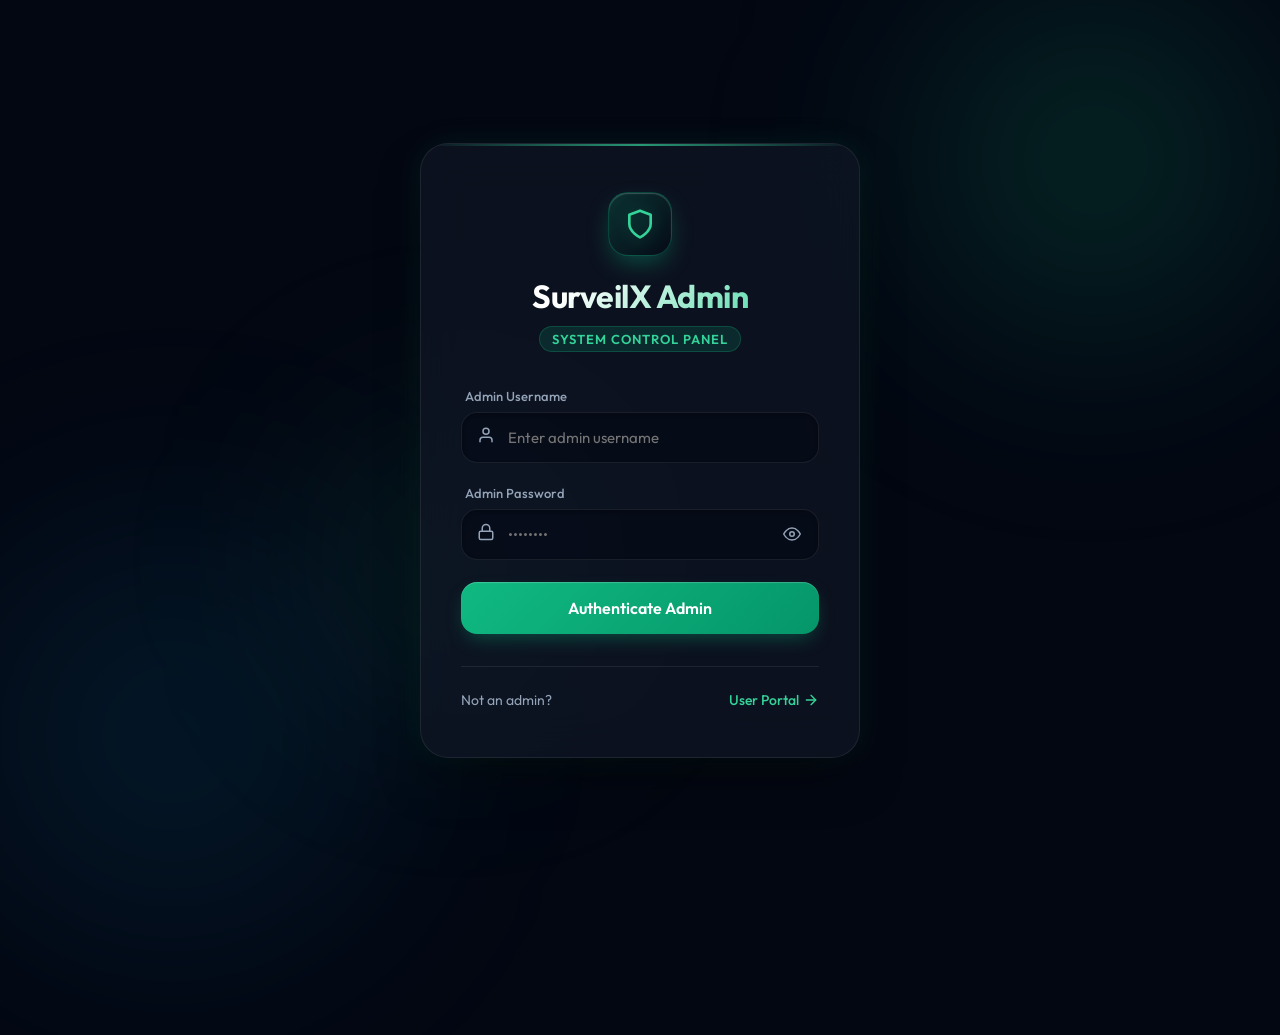
<file: web/login-admin.html>
<!doctype html>
<html lang="en">
<head>
  <meta charset="utf-8" />
  <meta name="viewport" content="width=device-width, initial-scale=1" />
  <title>Login - Admin | SurveilX</title>
  <meta name="description" content="SurveilX Administrative Control Panel Login - Secure management of camera grids, storage retention pipelines, and global threshold settings." />
  <link href="https://fonts.googleapis.com/css2?family=Outfit:wght@300;400;500;600;700&display=swap" rel="stylesheet">
  <style>
    :root {
      --bg-base: #030712;
      --bg-card: rgba(17, 24, 39, 0.65);
      --border: rgba(255, 255, 255, 0.08);
      --border-focus: #10b981;
      --text: #f8fafc;
      --text-muted: #94a3b8;
      --accent: #10b981;
      --accent-secondary: #34d399;
      --accent-glow: rgba(16, 185, 129, 0.4);
      --input-bg: rgba(3, 7, 18, 0.5);
      --error-bg: rgba(239, 68, 68, 0.1);
      --error-border: rgba(239, 68, 68, 0.2);
      --error-text: #fca5a5;
    }

    * {
      box-sizing: border-box;
      margin: 0;
      padding: 0;
    }

    body {
      font-family: 'Outfit', sans-serif;
      background-color: var(--bg-base);
      color: var(--text);
      min-height: 100vh;
      display: grid;
      place-items: center;
      position: relative;
      overflow: hidden;
      padding: 20px;
    }

    /* Ambient Background Blobs */
    .bg-orb {
      position: absolute;
      border-radius: 50%;
      filter: blur(100px);
      z-index: -1;
      pointer-events: none;
      animation: float 12s ease-in-out infinite alternate;
    }

    .orb-1 {
      width: 500px;
      height: 500px;
      top: -10%;
      right: -5%;
      background: radial-gradient(circle, rgba(16, 185, 129, 0.25), transparent 70%);
    }

    .orb-2 {
      width: 600px;
      height: 600px;
      bottom: -15%;
      left: -10%;
      background: radial-gradient(circle, rgba(14, 165, 233, 0.15), transparent 70%);
      animation-delay: -5s;
    }

    .orb-3 {
      width: 400px;
      height: 400px;
      top: 40%;
      left: 20%;
      background: radial-gradient(circle, rgba(52, 211, 153, 0.15), transparent 70%);
      animation-duration: 15s;
    }

    @keyframes float {
      0% { transform: translate(0, 0) scale(1); }
      50% { transform: translate(-50px, 30px) scale(1.1); }
      100% { transform: translate(30px, -50px) scale(0.95); }
    }

    /* Main Container */
    .login-wrapper {
      width: 100%;
      max-width: 440px;
      position: relative;
    }

    /* Card Layout */
    .card {
      background: var(--bg-card);
      backdrop-filter: blur(24px);
      -webkit-backdrop-filter: blur(24px);
      border: 1px solid var(--border);
      border-radius: 28px;
      padding: 48px 40px;
      box-shadow: 0 25px 50px -12px rgba(0, 0, 0, 0.5), 0 0 30px rgba(16, 185, 129, 0.1);
      position: relative;
      overflow: hidden;
      animation: slideUp 0.6s cubic-bezier(0.16, 1, 0.3, 1) forwards;
    }

    /* Top Inner Accent Line */
    .card::before {
      content: '';
      position: absolute;
      top: 0;
      left: 0;
      right: 0;
      height: 2px;
      background: linear-gradient(90deg, transparent, var(--accent-secondary), transparent);
      opacity: 0.7;
    }

    @keyframes slideUp {
      from { opacity: 0; transform: translateY(20px); }
      to { opacity: 1; transform: translateY(0); }
    }

    /* Header Section */
    .header {
      text-align: center;
      margin-bottom: 36px;
    }

    .logo-container {
      display: inline-flex;
      align-items: center;
      justify-content: center;
      width: 64px;
      height: 64px;
      border-radius: 20px;
      background: linear-gradient(135deg, rgba(16, 185, 129, 0.2), rgba(3, 7, 18, 0.6));
      border: 1px solid rgba(16, 185, 129, 0.3);
      margin-bottom: 20px;
      box-shadow: 0 10px 25px -5px var(--accent-glow), inset 0 1px 1px rgba(255,255,255,0.2);
    }

    .logo-container svg {
      width: 32px;
      height: 32px;
      color: var(--accent-secondary);
      filter: drop-shadow(0 2px 8px var(--accent-glow));
    }

    h1 {
      font-size: 32px;
      font-weight: 700;
      letter-spacing: -0.5px;
      background: linear-gradient(135deg, #ffffff 30%, var(--accent-secondary));
      -webkit-background-clip: text;
      color: transparent;
      margin-bottom: 10px;
    }

    .badge {
      display: inline-block;
      font-size: 13px;
      font-weight: 600;
      text-transform: uppercase;
      letter-spacing: 1px;
      padding: 4px 12px;
      border-radius: 100px;
      background: rgba(16, 185, 129, 0.15);
      border: 1px solid rgba(16, 185, 129, 0.25);
      color: var(--accent-secondary);
    }

    /* Inline Alert Box */
    .alert {
      display: flex;
      align-items: center;
      gap: 12px;
      background: var(--error-bg);
      border: 1px solid var(--error-border);
      color: var(--error-text);
      padding: 14px 16px;
      border-radius: 16px;
      font-size: 14px;
      font-weight: 500;
      margin-bottom: 24px;
      transition: all 0.3s cubic-bezier(0.16, 1, 0.3, 1);
      opacity: 1;
      transform: translateY(0);
    }

    .alert.hidden {
      opacity: 0;
      transform: translateY(-10px);
      pointer-events: none;
      position: absolute;
      visibility: hidden;
    }

    .alert svg {
      flex-shrink: 0;
      width: 20px;
      height: 20px;
      color: #f87171;
    }

    /* Form Fields */
    .field {
      display: flex;
      flex-direction: column;
      gap: 8px;
      margin-bottom: 22px;
    }

    label {
      font-size: 13px;
      font-weight: 500;
      color: var(--text-muted);
      margin-left: 4px;
    }

    .input-group {
      position: relative;
      display: flex;
      align-items: center;
    }

    .input-icon {
      position: absolute;
      left: 16px;
      color: var(--text-muted);
      pointer-events: none;
      transition: color 0.3s ease;
    }

    .input-icon svg {
      width: 18px;
      height: 18px;
    }

    .input {
      width: 100%;
      background: var(--input-bg);
      color: var(--text);
      border: 1px solid var(--border);
      border-radius: 16px;
      padding: 15px 16px 15px 46px;
      font-size: 15px;
      font-family: inherit;
      transition: all 0.3s cubic-bezier(0.16, 1, 0.3, 1);
      outline: none;
      box-shadow: inset 0 2px 4px rgba(0,0,0,0.2);
    }

    .input:focus {
      border-color: var(--border-focus);
      background: rgba(3, 7, 18, 0.8);
      box-shadow: inset 0 2px 4px rgba(0,0,0,0.2), 0 0 0 4px rgba(16, 185, 129, 0.2);
    }

    .input:focus ~ .input-icon {
      color: var(--accent-secondary);
    }

    .btn-toggle-pw {
      position: absolute;
      right: 12px;
      background: none;
      border: none;
      padding: 6px;
      color: var(--text-muted);
      cursor: pointer;
      display: flex;
      align-items: center;
      justify-content: center;
      border-radius: 10px;
      transition: all 0.2s ease;
    }

    .btn-toggle-pw:hover {
      color: var(--text);
      background: rgba(255,255,255,0.05);
    }

    .btn-toggle-pw svg {
      width: 18px;
      height: 18px;
    }

    /* Submit Button */
    .btn-submit {
      width: 100%;
      background: linear-gradient(135deg, var(--accent), #059669);
      color: white;
      border: none;
      border-radius: 16px;
      padding: 16px;
      font-size: 16px;
      font-weight: 600;
      font-family: inherit;
      cursor: pointer;
      transition: all 0.3s cubic-bezier(0.16, 1, 0.3, 1);
      box-shadow: 0 8px 20px -6px var(--accent-glow), inset 0 1px 1px rgba(255,255,255,0.2);
      display: flex;
      align-items: center;
      justify-content: center;
      gap: 8px;
      margin-top: 10px;
    }

    .btn-submit:hover:not(:disabled) {
      transform: translateY(-2px);
      box-shadow: 0 12px 25px -4px var(--accent-glow), inset 0 1px 1px rgba(255,255,255,0.3);
      filter: brightness(1.08);
    }

    .btn-submit:active:not(:disabled) {
      transform: translateY(0);
      box-shadow: 0 4px 12px -4px var(--accent-glow);
    }

    .btn-submit:disabled {
      opacity: 0.7;
      cursor: not-allowed;
      transform: none;
    }

    .spinner {
      animation: spin 1s linear infinite;
      display: none;
    }

    .btn-submit.loading .spinner {
      display: block;
    }

    .btn-submit.loading .btn-text {
      display: none;
    }

    @keyframes spin {
      from { transform: rotate(0deg); }
      to { transform: rotate(360deg); }
    }

    /* Footer Row */
    .footer-row {
      display: flex;
      justify-content: space-between;
      align-items: center;
      margin-top: 32px;
      padding-top: 24px;
      border-top: 1px solid var(--border);
      font-size: 14px;
    }

    .link {
      color: var(--accent-secondary);
      text-decoration: none;
      font-weight: 500;
      display: inline-flex;
      align-items: center;
      gap: 4px;
      transition: all 0.2s ease;
    }

    .link svg {
      width: 16px;
      height: 16px;
      transition: transform 0.2s ease;
    }

    .link:hover {
      color: #ffffff;
      text-shadow: 0 0 12px var(--accent-glow);
    }

    .link:hover svg {
      transform: translateX(2px);
    }
  </style>
</head>
<body>

  <!-- Ambient background blobs -->
  <div class="bg-orb orb-1"></div>
  <div class="bg-orb orb-2"></div>
  <div class="bg-orb orb-3"></div>

  <main class="login-wrapper">
    <section class="card">
      
      <header class="header">
        <div class="logo-container">
          <!-- Premium Shield/System Control Icon -->
          <svg viewBox="0 0 24 24" fill="none" stroke="currentColor" stroke-width="2" stroke-linecap="round" stroke-linejoin="round">
            <path d="M12 22s8-4 8-10V5l-8-3-8 3v7c0 6 8 10 8 10z"></path>
          </svg>
        </div>
        <h1>SurveilX Admin</h1>
        <span class="badge">System Control Panel</span>
      </header>

      <!-- Custom Inline Feedback Alert Box -->
      <div id="alert-box" class="alert hidden" role="alert">
        <svg viewBox="0 0 24 24" fill="none" stroke="currentColor" stroke-width="2" stroke-linecap="round" stroke-linejoin="round">
          <circle cx="12" cy="12" r="10"></circle>
          <line x1="12" y1="8" x2="12" y2="12"></line>
          <line x1="12" y1="16" x2="12.01" y2="16"></line>
        </svg>
        <span id="alert-message">Invalid admin credentials provided.</span>
      </div>

      <form id="login-form">
        <div class="field">
          <label for="username">Admin Username</label>
          <div class="input-group">
            <span class="input-icon">
              <!-- Admin User Shield Icon -->
              <svg viewBox="0 0 24 24" fill="none" stroke="currentColor" stroke-width="2" stroke-linecap="round" stroke-linejoin="round">
                <path d="M20 21v-2a4 4 0 0 0-4-4H8a4 4 0 0 0-4 4v2"></path>
                <circle cx="12" cy="7" r="4"></circle>
              </svg>
            </span>
            <input class="input" type="text" id="username" autocomplete="username" placeholder="Enter admin username" required />
          </div>
        </div>

        <div class="field">
          <label for="password">Admin Password</label>
          <div class="input-group">
            <span class="input-icon">
              <!-- Lock Icon -->
              <svg viewBox="0 0 24 24" fill="none" stroke="currentColor" stroke-width="2" stroke-linecap="round" stroke-linejoin="round">
                <rect x="3" y="11" width="18" height="11" rx="2" ry="2"></rect>
                <path d="M7 11V7a5 5 0 0 1 10 0v4"></path>
              </svg>
            </span>
            <input class="input" type="password" id="password" autocomplete="current-password" placeholder="••••••••" required style="padding-right: 46px;" />
            <button type="button" id="toggle-pw" class="btn-toggle-pw" aria-label="Toggle password visibility" title="Show/Hide Password">
              <!-- Eye Icon -->
              <svg class="eye-on" viewBox="0 0 24 24" fill="none" stroke="currentColor" stroke-width="2" stroke-linecap="round" stroke-linejoin="round">
                <path d="M1 12s4-8 11-8 11 8 11 8-4 8-11 8-11-8-11-8z"></path>
                <circle cx="12" cy="12" r="3"></circle>
              </svg>
            </button>
          </div>
        </div>

        <button id="btn-submit" class="btn-submit" type="submit">
          <svg class="spinner" viewBox="0 0 24 24" fill="none" stroke="currentColor" stroke-width="2" stroke-linecap="round" stroke-linejoin="round" style="width: 20px; height: 20px;">
            <circle cx="12" cy="12" r="10" stroke="rgba(255,255,255,0.25)" stroke-width="3"></circle>
            <path d="M12 2a10 10 0 0 1 10 10" stroke="#ffffff" stroke-width="3" stroke-linecap="round"></path>
          </svg>
          <span class="btn-text">Authenticate Admin</span>
        </button>
      </form>

      <footer class="footer-row">
        <span style="color: var(--text-muted);">Not an admin?</span>
        <a href="login-user.html" class="link">
          <span>User Portal</span>
          <svg viewBox="0 0 24 24" fill="none" stroke="currentColor" stroke-width="2" stroke-linecap="round" stroke-linejoin="round">
            <line x1="5" y1="12" x2="19" y2="12"></line>
            <polyline points="12 5 19 12 12 19"></polyline>
          </svg>
        </a>
      </footer>

    </section>
  </main>

  <script>
    const passwordInput = document.getElementById('password');
    const toggleBtn = document.getElementById('toggle-pw');
    const form = document.getElementById('login-form');
    const btnSubmit = document.getElementById('btn-submit');
    const alertBox = document.getElementById('alert-box');
    const alertMsg = document.getElementById('alert-message');

    // SVG icons strings for seamless replacement
    const eyeOnSvg = `<svg viewBox="0 0 24 24" fill="none" stroke="currentColor" stroke-width="2" stroke-linecap="round" stroke-linejoin="round"><path d="M1 12s4-8 11-8 11 8 11 8-4 8-11 8-11-8-11-8z"></path><circle cx="12" cy="12" r="3"></circle></svg>`;
    const eyeOffSvg = `<svg viewBox="0 0 24 24" fill="none" stroke="currentColor" stroke-width="2" stroke-linecap="round" stroke-linejoin="round"><path d="M17.94 17.94A10.07 10.07 0 0 1 12 20c-7 0-11-8-11-8a18.45 18.45 0 0 1 5.06-5.94M9.9 4.24A9.12 9.12 0 0 1 12 4c7 0 11 8 11 8a18.5 18.5 0 0 1-2.16 3.19m-6.72-1.07a3 3 0 1 1-4.24-4.24"></path><line x1="1" y1="1" x2="23" y2="23"></line></svg>`;

    toggleBtn.addEventListener('click', () => {
      if (passwordInput.type === 'password') {
        passwordInput.type = 'text';
        toggleBtn.innerHTML = eyeOffSvg;
      } else {
        passwordInput.type = 'password';
        toggleBtn.innerHTML = eyeOnSvg;
      }
    });

    const showAlert = (text) => {
      alertMsg.textContent = text;
      alertBox.classList.remove('hidden');
    };

    const hideAlert = () => {
      alertBox.classList.add('hidden');
    };

    // Auto-hide alert when user starts typing again
    form.addEventListener('input', hideAlert);

    form.addEventListener('submit', async (e) => {
      e.preventDefault();
      hideAlert();

      const username = document.getElementById('username').value.trim();
      const password = passwordInput.value;

      btnSubmit.classList.add('loading');
      btnSubmit.disabled = true;

      try {
        const res = await fetch('/auth/login', {
          method: 'POST',
          headers: { 'Content-Type': 'application/json' },
          body: JSON.stringify({ username, password, role: 'admin' })
        });

        if (!res.ok) {
          let errorDetail = 'Invalid admin credentials.';
          try {
            const errJson = await res.json();
            if (errJson.detail) errorDetail = errJson.detail;
          } catch (_) {}
          throw new Error(errorDetail);
        }

        const data = await res.json();
        localStorage.setItem('authToken', data.token);
        localStorage.setItem('authRole', data.role);
        location.href = 'index.html';
      } catch (err) {
        showAlert(err.message || 'Admin login connection error.');
        btnSubmit.classList.remove('loading');
        btnSubmit.disabled = false;
      }
    });
  </script>
</body>
</html>
</file>
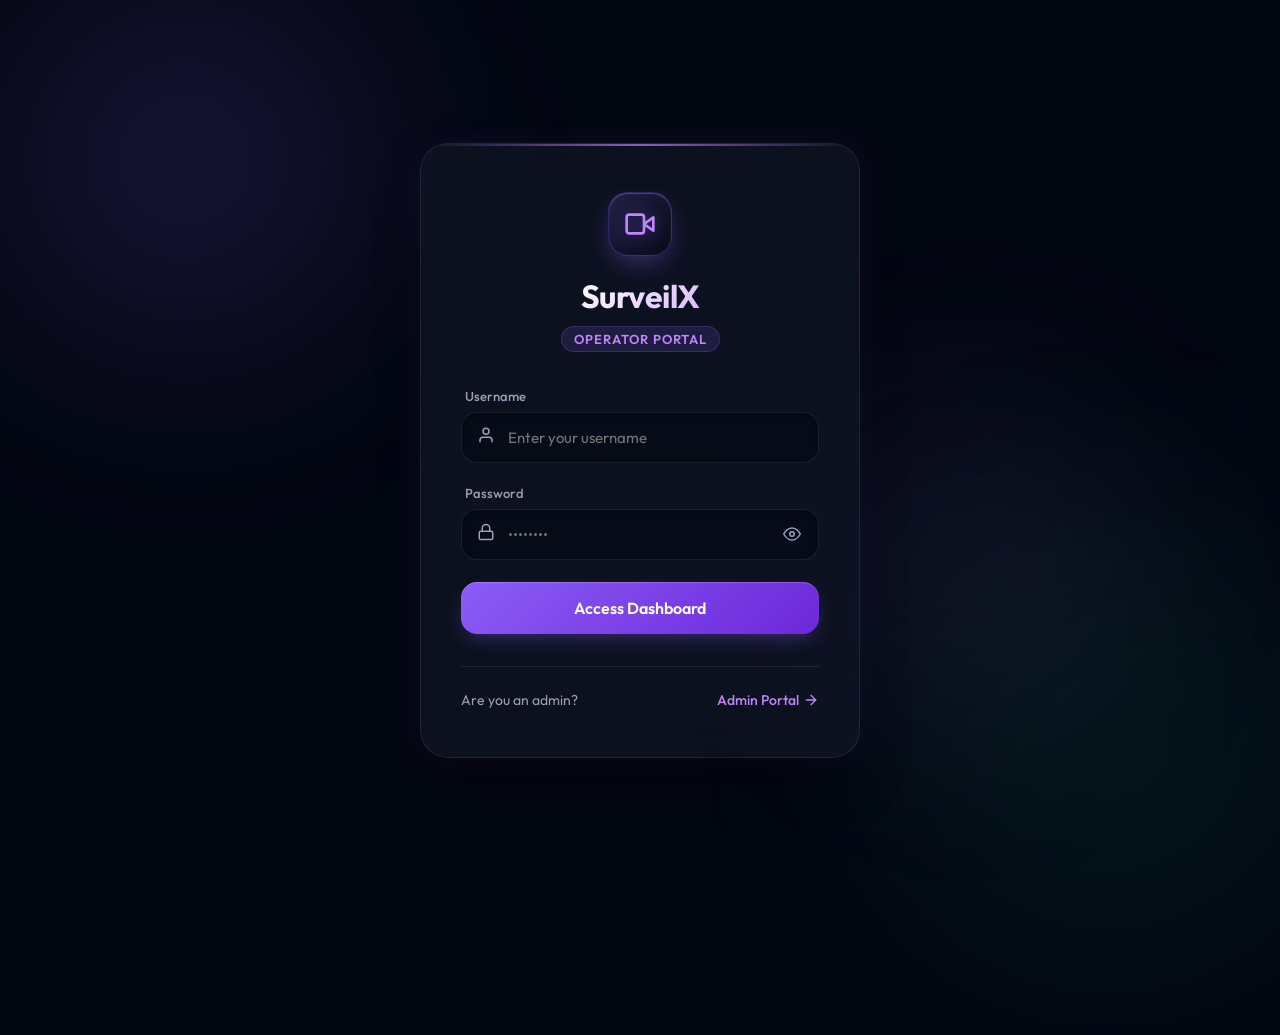
<file: web/login-user.html>
<!doctype html>
<html lang="en">
<head>
  <meta charset="utf-8" />
  <meta name="viewport" content="width=device-width, initial-scale=1" />
  <title>Login - User | SurveilX</title>
  <meta name="description" content="SurveilX Operator Portal Login - Access real-time intelligent surveillance monitoring feeds and analytics." />
  <link href="https://fonts.googleapis.com/css2?family=Outfit:wght@300;400;500;600;700&display=swap" rel="stylesheet">
  <style>
    :root {
      --bg-base: #030712;
      --bg-card: rgba(17, 24, 39, 0.65);
      --border: rgba(255, 255, 255, 0.08);
      --border-focus: #8b5cf6;
      --text: #f8fafc;
      --text-muted: #94a3b8;
      --accent: #8b5cf6;
      --accent-secondary: #c084fc;
      --accent-glow: rgba(139, 92, 246, 0.4);
      --input-bg: rgba(3, 7, 18, 0.5);
      --error-bg: rgba(239, 68, 68, 0.1);
      --error-border: rgba(239, 68, 68, 0.2);
      --error-text: #fca5a5;
    }

    * {
      box-sizing: border-box;
      margin: 0;
      padding: 0;
    }

    body {
      font-family: 'Outfit', sans-serif;
      background-color: var(--bg-base);
      color: var(--text);
      min-height: 100vh;
      display: grid;
      place-items: center;
      position: relative;
      overflow: hidden;
      padding: 20px;
    }

    /* Ambient Background Blobs */
    .bg-orb {
      position: absolute;
      border-radius: 50%;
      filter: blur(100px);
      z-index: -1;
      pointer-events: none;
      animation: float 12s ease-in-out infinite alternate;
    }

    .orb-1 {
      width: 500px;
      height: 500px;
      top: -10%;
      left: -5%;
      background: radial-gradient(circle, rgba(139, 92, 246, 0.25), transparent 70%);
    }

    .orb-2 {
      width: 600px;
      height: 600px;
      bottom: -15%;
      right: -10%;
      background: radial-gradient(circle, rgba(16, 185, 129, 0.12), transparent 70%);
      animation-delay: -5s;
    }

    .orb-3 {
      width: 400px;
      height: 400px;
      top: 40%;
      left: 60%;
      background: radial-gradient(circle, rgba(192, 132, 252, 0.15), transparent 70%);
      animation-duration: 15s;
    }

    @keyframes float {
      0% { transform: translate(0, 0) scale(1); }
      50% { transform: translate(50px, 30px) scale(1.1); }
      100% { transform: translate(-30px, -50px) scale(0.95); }
    }

    /* Main Container */
    .login-wrapper {
      width: 100%;
      max-width: 440px;
      position: relative;
    }

    /* Card Layout */
    .card {
      background: var(--bg-card);
      backdrop-filter: blur(24px);
      -webkit-backdrop-filter: blur(24px);
      border: 1px solid var(--border);
      border-radius: 28px;
      padding: 48px 40px;
      box-shadow: 0 25px 50px -12px rgba(0, 0, 0, 0.5), 0 0 30px rgba(139, 92, 246, 0.1);
      position: relative;
      overflow: hidden;
      animation: slideUp 0.6s cubic-bezier(0.16, 1, 0.3, 1) forwards;
    }

    /* Top Inner Accent Line */
    .card::before {
      content: '';
      position: absolute;
      top: 0;
      left: 0;
      right: 0;
      height: 2px;
      background: linear-gradient(90deg, transparent, var(--accent-secondary), transparent);
      opacity: 0.7;
    }

    @keyframes slideUp {
      from { opacity: 0; transform: translateY(20px); }
      to { opacity: 1; transform: translateY(0); }
    }

    /* Header Section */
    .header {
      text-align: center;
      margin-bottom: 36px;
    }

    .logo-container {
      display: inline-flex;
      align-items: center;
      justify-content: center;
      width: 64px;
      height: 64px;
      border-radius: 20px;
      background: linear-gradient(135deg, rgba(139, 92, 246, 0.2), rgba(3, 7, 18, 0.6));
      border: 1px solid rgba(139, 92, 246, 0.3);
      margin-bottom: 20px;
      box-shadow: 0 10px 25px -5px var(--accent-glow), inset 0 1px 1px rgba(255,255,255,0.2);
    }

    .logo-container svg {
      width: 32px;
      height: 32px;
      color: var(--accent-secondary);
      filter: drop-shadow(0 2px 8px var(--accent-glow));
    }

    h1 {
      font-size: 32px;
      font-weight: 700;
      letter-spacing: -0.5px;
      background: linear-gradient(135deg, #ffffff 30%, var(--accent-secondary));
      -webkit-background-clip: text;
      color: transparent;
      margin-bottom: 10px;
    }

    .badge {
      display: inline-block;
      font-size: 13px;
      font-weight: 600;
      text-transform: uppercase;
      letter-spacing: 1px;
      padding: 4px 12px;
      border-radius: 100px;
      background: rgba(139, 92, 246, 0.15);
      border: 1px solid rgba(139, 92, 246, 0.25);
      color: var(--accent-secondary);
    }

    /* Inline Alert Box */
    .alert {
      display: flex;
      align-items: center;
      gap: 12px;
      background: var(--error-bg);
      border: 1px solid var(--error-border);
      color: var(--error-text);
      padding: 14px 16px;
      border-radius: 16px;
      font-size: 14px;
      font-weight: 500;
      margin-bottom: 24px;
      transition: all 0.3s cubic-bezier(0.16, 1, 0.3, 1);
      opacity: 1;
      transform: translateY(0);
    }

    .alert.hidden {
      opacity: 0;
      transform: translateY(-10px);
      pointer-events: none;
      position: absolute;
      visibility: hidden;
    }

    .alert svg {
      flex-shrink: 0;
      width: 20px;
      height: 20px;
      color: #f87171;
    }

    /* Form Fields */
    .field {
      display: flex;
      flex-direction: column;
      gap: 8px;
      margin-bottom: 22px;
    }

    label {
      font-size: 13px;
      font-weight: 500;
      color: var(--text-muted);
      margin-left: 4px;
    }

    .input-group {
      position: relative;
      display: flex;
      align-items: center;
    }

    .input-icon {
      position: absolute;
      left: 16px;
      color: var(--text-muted);
      pointer-events: none;
      transition: color 0.3s ease;
    }

    .input-icon svg {
      width: 18px;
      height: 18px;
    }

    .input {
      width: 100%;
      background: var(--input-bg);
      color: var(--text);
      border: 1px solid var(--border);
      border-radius: 16px;
      padding: 15px 16px 15px 46px;
      font-size: 15px;
      font-family: inherit;
      transition: all 0.3s cubic-bezier(0.16, 1, 0.3, 1);
      outline: none;
      box-shadow: inset 0 2px 4px rgba(0,0,0,0.2);
    }

    .input:focus {
      border-color: var(--border-focus);
      background: rgba(3, 7, 18, 0.8);
      box-shadow: inset 0 2px 4px rgba(0,0,0,0.2), 0 0 0 4px rgba(139, 92, 246, 0.2);
    }

    .input:focus ~ .input-icon {
      color: var(--accent-secondary);
    }

    .btn-toggle-pw {
      position: absolute;
      right: 12px;
      background: none;
      border: none;
      padding: 6px;
      color: var(--text-muted);
      cursor: pointer;
      display: flex;
      align-items: center;
      justify-content: center;
      border-radius: 10px;
      transition: all 0.2s ease;
    }

    .btn-toggle-pw:hover {
      color: var(--text);
      background: rgba(255,255,255,0.05);
    }

    .btn-toggle-pw svg {
      width: 18px;
      height: 18px;
    }

    /* Submit Button */
    .btn-submit {
      width: 100%;
      background: linear-gradient(135deg, var(--accent), #6d28d9);
      color: white;
      border: none;
      border-radius: 16px;
      padding: 16px;
      font-size: 16px;
      font-weight: 600;
      font-family: inherit;
      cursor: pointer;
      transition: all 0.3s cubic-bezier(0.16, 1, 0.3, 1);
      box-shadow: 0 8px 20px -6px var(--accent-glow), inset 0 1px 1px rgba(255,255,255,0.2);
      display: flex;
      align-items: center;
      justify-content: center;
      gap: 8px;
      margin-top: 10px;
    }

    .btn-submit:hover:not(:disabled) {
      transform: translateY(-2px);
      box-shadow: 0 12px 25px -4px var(--accent-glow), inset 0 1px 1px rgba(255,255,255,0.3);
      filter: brightness(1.08);
    }

    .btn-submit:active:not(:disabled) {
      transform: translateY(0);
      box-shadow: 0 4px 12px -4px var(--accent-glow);
    }

    .btn-submit:disabled {
      opacity: 0.7;
      cursor: not-allowed;
      transform: none;
    }

    .spinner {
      animation: spin 1s linear infinite;
      display: none;
    }

    .btn-submit.loading .spinner {
      display: block;
    }

    .btn-submit.loading .btn-text {
      display: none;
    }

    @keyframes spin {
      from { transform: rotate(0deg); }
      to { transform: rotate(360deg); }
    }

    /* Footer Row */
    .footer-row {
      display: flex;
      justify-content: space-between;
      align-items: center;
      margin-top: 32px;
      padding-top: 24px;
      border-top: 1px solid var(--border);
      font-size: 14px;
    }

    .link {
      color: var(--accent-secondary);
      text-decoration: none;
      font-weight: 500;
      display: inline-flex;
      align-items: center;
      gap: 4px;
      transition: all 0.2s ease;
    }

    .link svg {
      width: 16px;
      height: 16px;
      transition: transform 0.2s ease;
    }

    .link:hover {
      color: #ffffff;
      text-shadow: 0 0 12px var(--accent-glow);
    }

    .link:hover svg {
      transform: translateX(2px);
    }
  </style>
</head>
<body>

  <!-- Ambient background blobs -->
  <div class="bg-orb orb-1"></div>
  <div class="bg-orb orb-2"></div>
  <div class="bg-orb orb-3"></div>

  <main class="login-wrapper">
    <section class="card">
      
      <header class="header">
        <div class="logo-container">
          <!-- Premium Geometric Camera/Shield Icon -->
          <svg viewBox="0 0 24 24" fill="none" stroke="currentColor" stroke-width="2" stroke-linecap="round" stroke-linejoin="round">
            <path d="M15.6 11.6L22 7v10l-6.4-4.5v-1zM4 5h9a2 2 0 0 1 2 2v10a2 2 0 0 1-2 2H4a2 2 0 0 1-2-2V7c0-1.1.9-2 2-2z"/>
          </svg>
        </div>
        <h1>SurveilX</h1>
        <span class="badge">Operator Portal</span>
      </header>

      <!-- Custom Inline Feedback Alert Box -->
      <div id="alert-box" class="alert hidden" role="alert">
        <svg viewBox="0 0 24 24" fill="none" stroke="currentColor" stroke-width="2" stroke-linecap="round" stroke-linejoin="round">
          <circle cx="12" cy="12" r="10"></circle>
          <line x1="12" y1="8" x2="12" y2="12"></line>
          <line x1="12" y1="16" x2="12.01" y2="16"></line>
        </svg>
        <span id="alert-message">Invalid credentials provided.</span>
      </div>

      <form id="login-form">
        <div class="field">
          <label for="username">Username</label>
          <div class="input-group">
            <span class="input-icon">
              <!-- User Icon -->
              <svg viewBox="0 0 24 24" fill="none" stroke="currentColor" stroke-width="2" stroke-linecap="round" stroke-linejoin="round">
                <path d="M20 21v-2a4 4 0 0 0-4-4H8a4 4 0 0 0-4 4v2"></path>
                <circle cx="12" cy="7" r="4"></circle>
              </svg>
            </span>
            <input class="input" type="text" id="username" autocomplete="username" placeholder="Enter your username" required />
          </div>
        </div>

        <div class="field">
          <label for="password">Password</label>
          <div class="input-group">
            <span class="input-icon">
              <!-- Lock Icon -->
              <svg viewBox="0 0 24 24" fill="none" stroke="currentColor" stroke-width="2" stroke-linecap="round" stroke-linejoin="round">
                <rect x="3" y="11" width="18" height="11" rx="2" ry="2"></rect>
                <path d="M7 11V7a5 5 0 0 1 10 0v4"></path>
              </svg>
            </span>
            <input class="input" type="password" id="password" autocomplete="current-password" placeholder="••••••••" required style="padding-right: 46px;" />
            <button type="button" id="toggle-pw" class="btn-toggle-pw" aria-label="Toggle password visibility" title="Show/Hide Password">
              <!-- Eye Icon -->
              <svg class="eye-on" viewBox="0 0 24 24" fill="none" stroke="currentColor" stroke-width="2" stroke-linecap="round" stroke-linejoin="round">
                <path d="M1 12s4-8 11-8 11 8 11 8-4 8-11 8-11-8-11-8z"></path>
                <circle cx="12" cy="12" r="3"></circle>
              </svg>
            </button>
          </div>
        </div>

        <button id="btn-submit" class="btn-submit" type="submit">
          <svg class="spinner" viewBox="0 0 24 24" fill="none" stroke="currentColor" stroke-width="2" stroke-linecap="round" stroke-linejoin="round" style="width: 20px; height: 20px;">
            <circle cx="12" cy="12" r="10" stroke="rgba(255,255,255,0.25)" stroke-width="3"></circle>
            <path d="M12 2a10 10 0 0 1 10 10" stroke="#ffffff" stroke-width="3" stroke-linecap="round"></path>
          </svg>
          <span class="btn-text">Access Dashboard</span>
        </button>
      </form>

      <footer class="footer-row">
        <span style="color: var(--text-muted);">Are you an admin?</span>
        <a href="login-admin.html" class="link">
          <span>Admin Portal</span>
          <svg viewBox="0 0 24 24" fill="none" stroke="currentColor" stroke-width="2" stroke-linecap="round" stroke-linejoin="round">
            <line x1="5" y1="12" x2="19" y2="12"></line>
            <polyline points="12 5 19 12 12 19"></polyline>
          </svg>
        </a>
      </footer>

    </section>
  </main>

  <script>
    const passwordInput = document.getElementById('password');
    const toggleBtn = document.getElementById('toggle-pw');
    const form = document.getElementById('login-form');
    const btnSubmit = document.getElementById('btn-submit');
    const alertBox = document.getElementById('alert-box');
    const alertMsg = document.getElementById('alert-message');

    // SVG icons strings for seamless replacement
    const eyeOnSvg = `<svg viewBox="0 0 24 24" fill="none" stroke="currentColor" stroke-width="2" stroke-linecap="round" stroke-linejoin="round"><path d="M1 12s4-8 11-8 11 8 11 8-4 8-11 8-11-8-11-8z"></path><circle cx="12" cy="12" r="3"></circle></svg>`;
    const eyeOffSvg = `<svg viewBox="0 0 24 24" fill="none" stroke="currentColor" stroke-width="2" stroke-linecap="round" stroke-linejoin="round"><path d="M17.94 17.94A10.07 10.07 0 0 1 12 20c-7 0-11-8-11-8a18.45 18.45 0 0 1 5.06-5.94M9.9 4.24A9.12 9.12 0 0 1 12 4c7 0 11 8 11 8a18.5 18.5 0 0 1-2.16 3.19m-6.72-1.07a3 3 0 1 1-4.24-4.24"></path><line x1="1" y1="1" x2="23" y2="23"></line></svg>`;

    toggleBtn.addEventListener('click', () => {
      if (passwordInput.type === 'password') {
        passwordInput.type = 'text';
        toggleBtn.innerHTML = eyeOffSvg;
      } else {
        passwordInput.type = 'password';
        toggleBtn.innerHTML = eyeOnSvg;
      }
    });

    const showAlert = (text) => {
      alertMsg.textContent = text;
      alertBox.classList.remove('hidden');
    };

    const hideAlert = () => {
      alertBox.classList.add('hidden');
    };

    // Auto-hide alert when user starts typing again
    form.addEventListener('input', hideAlert);

    form.addEventListener('submit', async (e) => {
      e.preventDefault();
      hideAlert();

      const username = document.getElementById('username').value.trim();
      const password = passwordInput.value;

      btnSubmit.classList.add('loading');
      btnSubmit.disabled = true;

      try {
        const res = await fetch('/auth/login', {
          method: 'POST',
          headers: { 'Content-Type': 'application/json' },
          body: JSON.stringify({ username, password, role: 'user' })
        });

        if (!res.ok) {
          let errorDetail = 'Invalid username or password.';
          try {
            const errJson = await res.json();
            if (errJson.detail) errorDetail = errJson.detail;
          } catch (_) {}
          throw new Error(errorDetail);
        }

        const data = await res.json();
        localStorage.setItem('authToken', data.token);
        localStorage.setItem('authRole', data.role);
        location.href = 'index.html';
      } catch (err) {
        showAlert(err.message || 'Login failed connection error.');
        btnSubmit.classList.remove('loading');
        btnSubmit.disabled = false;
      }
    });
  </script>
</body>
</html>
</file>
